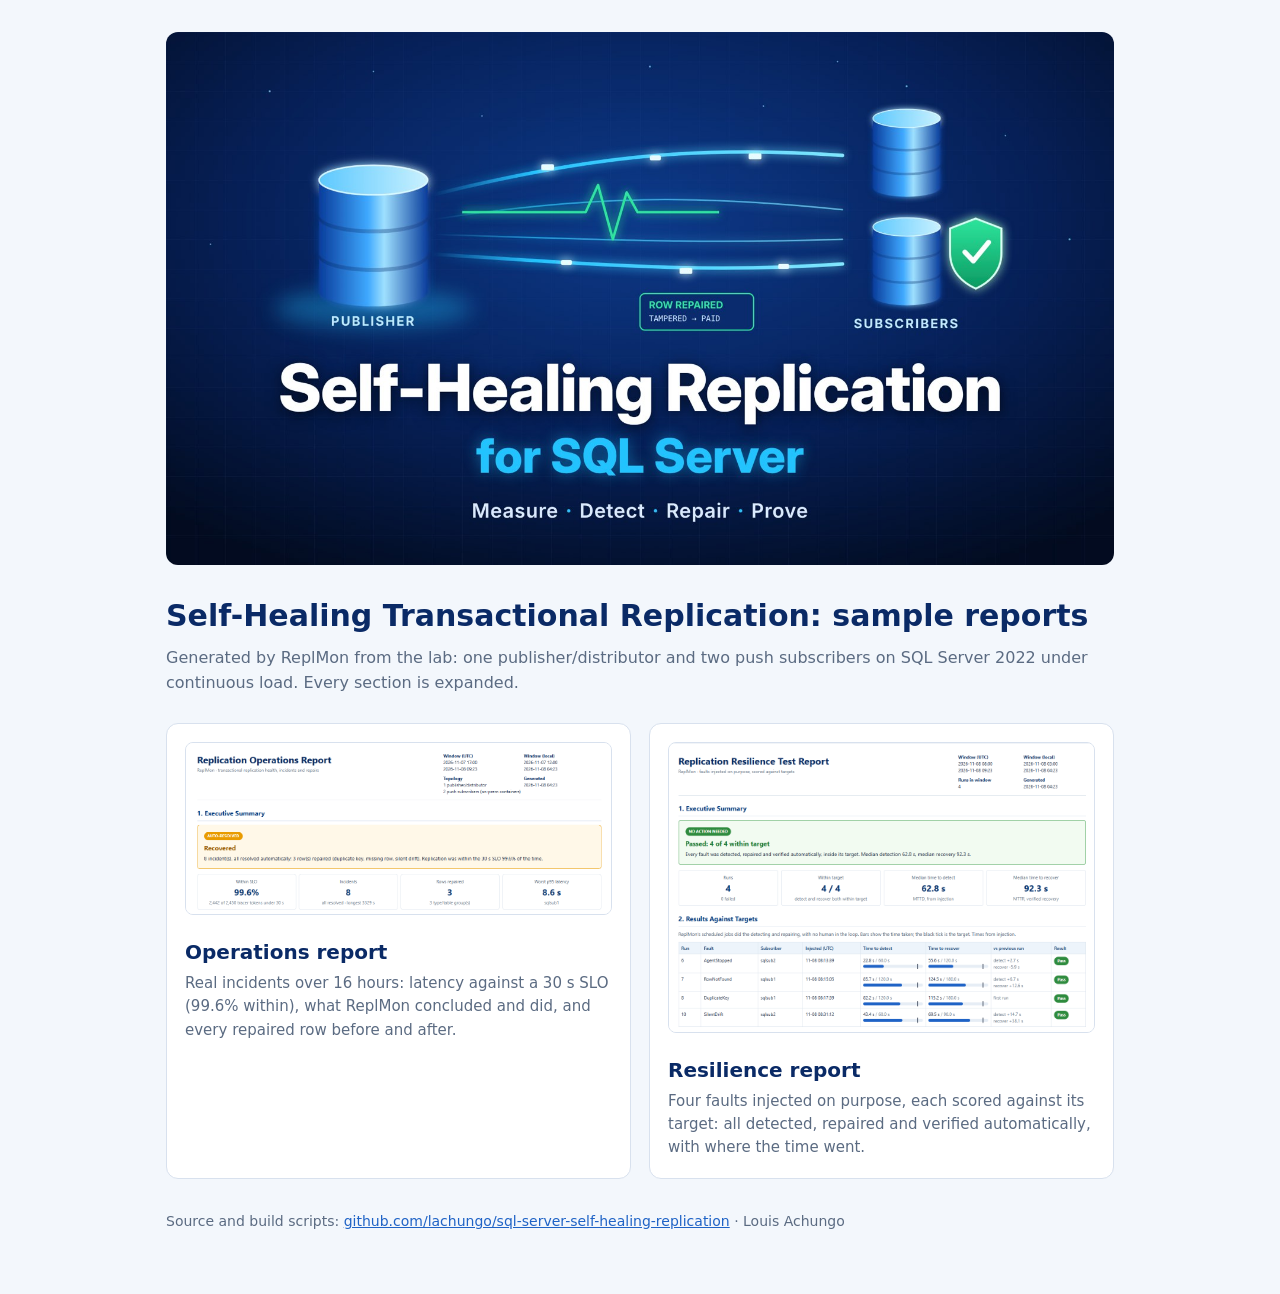
<file: docs/index.html>
<!doctype html>
<html lang="en">
<head>
<meta charset="utf-8">
<meta name="viewport" content="width=device-width, initial-scale=1">
<title>Self-Healing Replication Reports</title>
<style>
  :root { --navy: #0a2a66; --text: #18243a; --muted: #5b6b82; --line: #d8e1ee; --bg: #f3f7fc; --card: #fff; --accent: #1f63c6; }
  @media (prefers-color-scheme: dark) {
    :root:not([data-theme="light"]) { --navy: #9cc2ff; --text: #e6edf7; --muted: #a3b1c6; --line: #2a3a55; --bg: #0b1424; --card: #121e33; --accent: #6aa8ff; }
  }
  * { box-sizing: border-box; }
  body { margin: 0; background: var(--bg); color: var(--text); font: 16px/1.55 "Segoe UI", Inter, system-ui, sans-serif; }
  .page { max-width: 980px; margin: 0 auto; padding: 32px 16px 48px; }
  .hero { width: 100%; border-radius: 12px; display: block; }
  h1 { color: var(--navy); font-size: 30px; margin: 28px 0 6px; }
  p.lead { color: var(--muted); margin: 0 0 28px; }
  .cards { display: grid; grid-template-columns: repeat(auto-fit, minmax(280px, 1fr)); gap: 18px; }
  a.card { display: block; background: var(--card); border: 1px solid var(--line); border-radius: 12px; padding: 18px; color: inherit; text-decoration: none; }
  a.card:hover { border-color: var(--accent); }
  a.card img { width: 100%; border-radius: 8px; border: 1px solid var(--line); }
  a.card h2 { color: var(--navy); font-size: 20px; margin: 14px 0 4px; }
  a.card p { margin: 0; color: var(--muted); font-size: 15px; }
  .foot { margin-top: 32px; color: var(--muted); font-size: 14px; }
  .foot a { color: var(--accent); }
</style>
</head>
<body>
<main class="page">
  <img class="hero" src="images/banner.jpg" alt="Self-Healing Replication for SQL Server">
  <h1>Self-Healing Transactional Replication: sample reports</h1>
  <p class="lead">Generated by ReplMon from the lab: one publisher/distributor and two push subscribers on SQL Server 2022 under continuous load. Every section is expanded.</p>
  <div class="cards">
    <a class="card" href="operations-report.html">
      <img src="images/operations-report-summary.png" alt="Operations report summary">
      <h2>Operations report</h2>
      <p>Real incidents over 16 hours: latency against a 30 s SLO (99.6% within), what ReplMon concluded and did, and every repaired row before and after.</p>
    </a>
    <a class="card" href="resilience-report.html">
      <img src="images/resilience-report-summary.png" alt="Resilience report summary">
      <h2>Resilience report</h2>
      <p>Four faults injected on purpose, each scored against its target: all detected, repaired and verified automatically, with where the time went.</p>
    </a>
  </div>
  <p class="foot">Source and build scripts: <a href="https://github.com/lachungo/sql-server-self-healing-replication">github.com/lachungo/sql-server-self-healing-replication</a> · Louis Achungo</p>
</main>
</body>
</html>
</file>
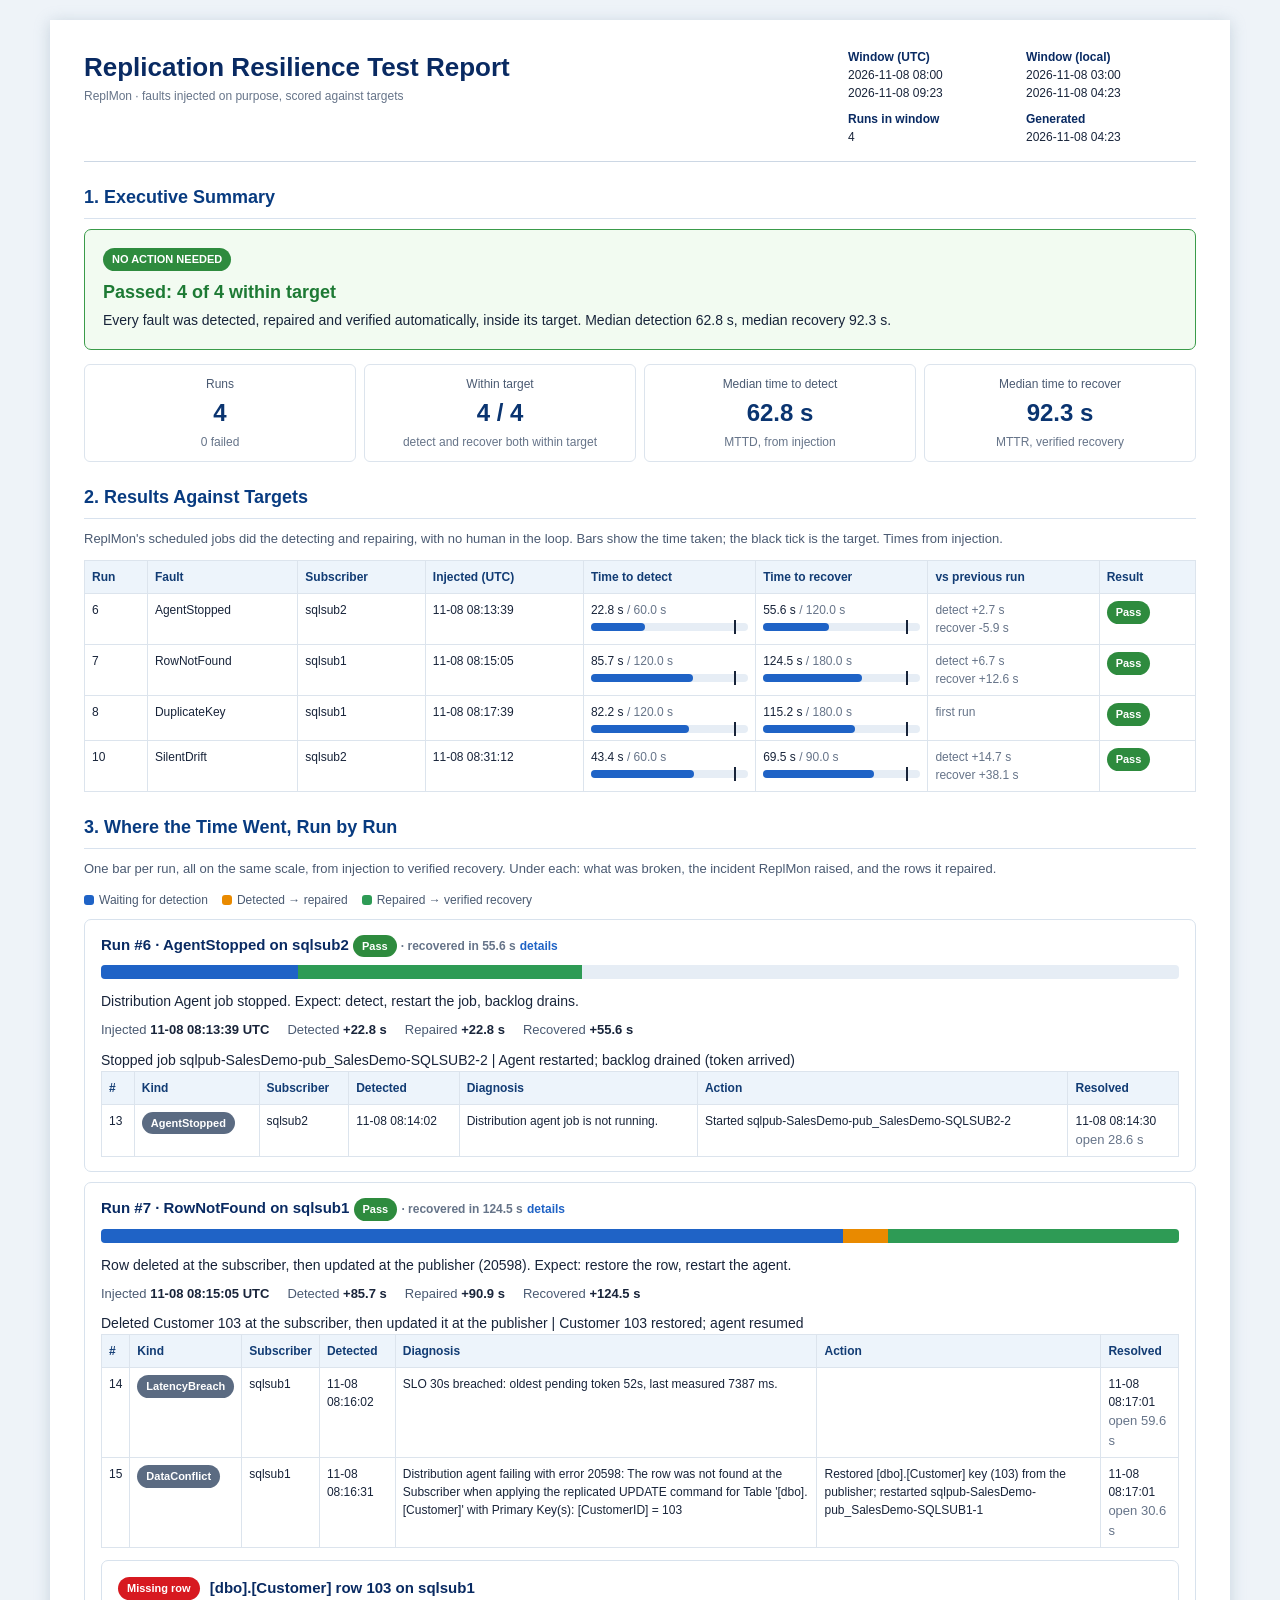
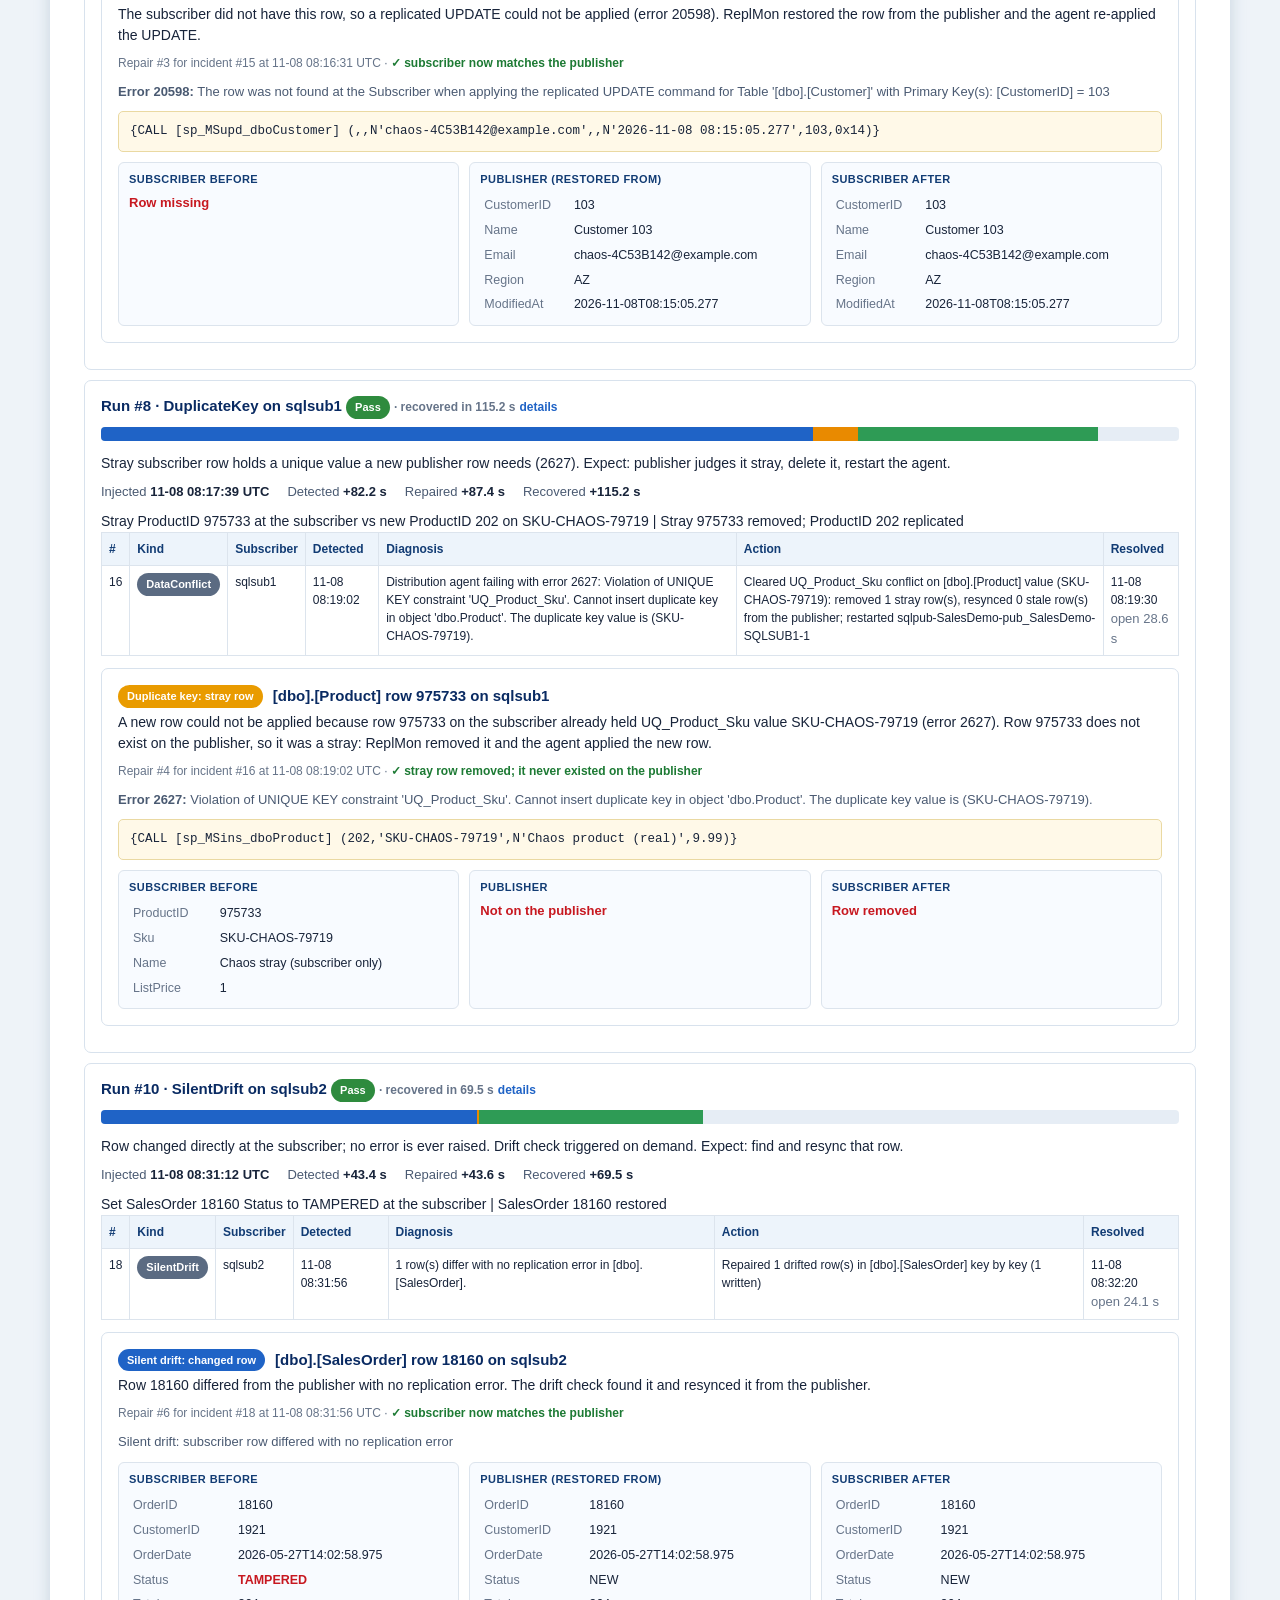
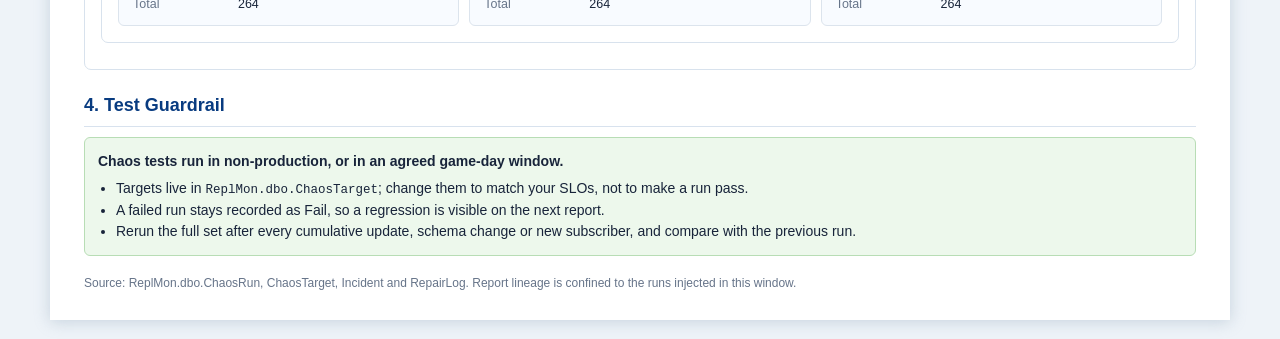
<file: docs/resilience-report.html>
<!doctype html>
<html lang="en">
<head>
<meta charset="utf-8">
<meta name="viewport" content="width=device-width, initial-scale=1">
<title>Replication Resilience Report</title>
<style>
/* report-base.css: shared look for the ReplMon reports, matched to the RCA Toolkit report style */
  :root {
    --page-bg: #eef3f8; --surface: #f8fbff; --card: #ffffff; --border: #dce4ed; --rule: #d8e2ee;
    --text-primary: #18243a; --text-secondary: #4a5a72; --text-muted: #667489; --grid: #e6edf5;
    --navy: #092a62; --navy-2: #083b80; --navy-3: #0a3470; --th-bg: #edf4fb; --th-ink: #123c74;
    --series-1: #1f63c6; --series-2: #e98a00; --series-3: #2e9b55;
    --good: #1d7a34; --slo: #8a97ab; --critical: #c71820;
  }
  * { box-sizing: border-box; }
  body { margin: 0; background: var(--page-bg); color: var(--text-primary); font: 14px/1.5 "Segoe UI", Arial, sans-serif; }
  .page { max-width: 1180px; margin: 20px auto; background: var(--card); padding: 28px 34px; box-shadow: 0 2px 15px #7893aa55; }
  .head { display: flex; justify-content: space-between; gap: 25px; border-bottom: 1px solid #ccd7e4; padding-bottom: 15px; }
  .head h1 { margin: 0; color: var(--navy); font-size: 26px; }
  .head .meta { display: grid; grid-template-columns: repeat(2, minmax(170px, 1fr)); gap: 8px; font-size: 12px; }
  .head .meta b { display: block; color: var(--navy); }
  .muted { color: var(--text-muted); font-size: 12px; }
  .section { margin-top: 22px; }
  .section h2 { color: var(--navy-2); font-size: 18px; border-bottom: 1px solid var(--rule); padding-bottom: 7px; margin: 0 0 10px; }
  .section > p { color: var(--text-secondary); margin: 0 0 12px; font-size: 13px; }

  /* executive summary hero, like the RCA "hero" box */
  .verdict { border: 1px solid; border-radius: 7px; padding: 18px; margin-bottom: 14px; }
  .verdict.good { border-color: #3a9b4a; background: #f2fbf1; }
  .verdict.warn { border-color: #e99b00; background: #fff8e8; }
  .verdict.bad  { border-color: #e54747; background: #fff5f5; }
  .verdict .vt { font-size: 18px; font-weight: 700; margin: 8px 0 4px; }
  .verdict.good .vt { color: var(--good); } .verdict.warn .vt { color: #9a5a00; } .verdict.bad .vt { color: var(--critical); }
  .verdict .vx { color: var(--text-primary); }

  /* fact tiles, like the RCA "facts" grid */
  .tiles { display: grid; grid-template-columns: repeat(auto-fit, minmax(200px, 1fr)); gap: 8px; margin: 12px 0; }
  .tile { border: 1px solid var(--border); border-radius: 6px; padding: 10px 12px; text-align: center; background: var(--card); }
  .tile .who { color: var(--text-secondary); font-size: 12px; display: flex; justify-content: center; align-items: center; gap: 6px; }
  .tile .big { display: block; color: var(--navy-3); font-size: 24px; font-weight: 700; margin: 2px 0; font-variant-numeric: tabular-nums; }
  .tile .meta { color: var(--text-muted); font-size: 12px; font-variant-numeric: tabular-nums; }
  .swatch { width: 10px; height: 10px; border-radius: 3px; flex: none; }

  .chart { position: relative; height: 320px; }
  .chart.short { height: 200px; }
  .scroll { overflow-x: auto; }
  table { width: 100%; border-collapse: collapse; font-size: 12px; font-variant-numeric: tabular-nums; }
  th { background: var(--th-bg); color: var(--th-ink); text-align: left; font-weight: 600; }
  th, td { padding: 7px; border: 1px solid var(--border); vertical-align: top; }
  td.num, th.num { text-align: right; }
  .ok { color: var(--good); font-weight: 600; }
  .open { color: var(--critical); font-weight: 600; }
  .empty { color: var(--text-muted); font-size: 13px; }
  .note { background: #eef6ff; border: 1px solid #c9ddf4; padding: 10px 11px; border-radius: 5px; font-size: 13px; margin-top: 10px; }
  .note:empty { display: none; }
  .guard { background: #edf8ec; border: 1px solid #b8ddb5; padding: 13px; border-radius: 6px; }
  .guard ul { margin: 6px 0 0 18px; padding: 0; }
  footer { margin-top: 18px; }

  /* filled pills, like the RCA PRIMARY / CONTRIBUTING pills */
  .kind { display: inline-block; padding: 3px 9px; border-radius: 12px; color: #fff; font-weight: 700; font-size: 11px;
          background: #5b6b82; white-space: nowrap; }
  .kind.missing-row, .kind.fail, .kind.bad { background: #d71920; }
  .kind.dup, .kind.slow, .kind.warn { background: #e99b00; }
  .kind.drift { background: #1f63c6; }
  .kind.pass, .kind.good { background: #2e8b3e; }
  .summary { margin-bottom: 12px; display: flex; gap: 6px; flex-wrap: wrap; }

  /* repair evidence, like the RCA "transaction" blocks */
  .repair { border: 1px solid #d8e2ed; border-radius: 7px; padding: 16px; margin: 12px 0; background: var(--card); }
  .repair h3 { font-size: 15px; margin: 0 0 6px; color: var(--navy); }
  .repair h3 .kind { margin-right: 6px; vertical-align: 1px; }
  .repair .say { font-size: 14px; margin: 4px 0 8px; }
  .repair .meta { color: var(--text-muted); font-size: 12px; margin-bottom: 10px; }
  .repair .err { font-size: 13px; color: var(--text-secondary); margin-bottom: 10px; }
  code, .cmd { font-family: Consolas, ui-monospace, monospace; font-size: 12.5px; }
  .cmd { white-space: pre-wrap; word-break: break-word; background: #fff9e8; border: 1px solid #ead9a2; padding: 10px 11px;
         border-radius: 5px; margin-bottom: 10px; }
  .rows { display: grid; grid-template-columns: repeat(auto-fit, minmax(220px, 1fr)); gap: 10px; }
  .rowbox { border: 1px solid var(--border); border-radius: 6px; padding: 8px 10px; background: var(--surface); }
  .rowbox h4 { margin: 0 0 6px; font-size: 11px; color: var(--th-ink); font-weight: 700; text-transform: uppercase; letter-spacing: .04em; }
  .rowbox table td { padding: 3px 4px; border: 0; font-size: 12.5px; }
  .rowbox table td:first-child { color: var(--text-muted); white-space: nowrap; }
  .missing { color: var(--critical); font-weight: 700; font-size: 13px; }
  .changed { font-weight: 700; color: var(--critical); }
  .say { font-size: 14px; margin: 4px 0 8px; }

  /* collapsible detail */
  details > summary { cursor: pointer; color: var(--series-1); font-weight: 600; font-size: 13px; margin: 10px 0; }
  details[open] > summary { margin-bottom: 12px; }
  .more { color: var(--series-1); font-size: 12px; font-weight: 600; }

  /* resilience runs */
  .run { border: 1px solid #d8e2ed; border-radius: 7px; padding: 14px 16px; margin: 10px 0; }
  .run > summary { color: var(--text-primary); font-weight: 400; list-style: none; margin: 0; }
  .run > summary::-webkit-details-marker { display: none; }
  .run h3 { font-size: 15px; margin: 0 0 4px; color: var(--navy); }
  .timeline { display: flex; flex-wrap: wrap; gap: 6px 18px; font-size: 13px; color: var(--text-secondary); margin: 6px 0 10px; font-variant-numeric: tabular-nums; }
  .timeline b { color: var(--text-primary); font-weight: 600; }
  .phase { display: flex; height: 14px; border-radius: 4px; overflow: hidden; background: var(--grid); margin: 8px 0 4px; }
  .phase span { height: 100%; }
  .ph-wait { background: var(--series-1); } .ph-fix { background: var(--series-2); } .ph-catch { background: var(--series-3); }
  .legend { display: flex; gap: 14px; flex-wrap: wrap; font-size: 12px; color: var(--text-secondary); margin-bottom: 8px; }
  .legend i { display: inline-block; width: 10px; height: 10px; border-radius: 3px; margin-right: 5px; vertical-align: -1px; }

  @media (max-width: 850px) {
    .page { margin: 0; padding: 20px 16px; box-shadow: none; }
    .head { display: block; } .head .meta { margin-top: 12px; }
  }
  @media print { body { background: #fff; } .page { box-shadow: none; margin: 0; } }

  td.res { white-space: nowrap; }
  .vs { color: var(--text-muted); font-size: 12px; }
  .bar { position: relative; height: 8px; background: var(--grid); border-radius: 4px; margin-top: 4px; min-width: 90px; }
  .bar span { position: absolute; left: 0; top: 0; bottom: 0; border-radius: 4px; background: var(--series-1); }
  .bar span.over { background: var(--critical); }
  .bar i { position: absolute; top: -3px; bottom: -3px; width: 2px; background: var(--text-primary); }
  @media (max-width: 560px) { th:nth-child(4), td:nth-child(4), th:nth-child(7), td:nth-child(7) { display: none; } }
</style>
</head>
<body>
<main class="page">
  <header class="head">
    <div><h1>Replication Resilience Test Report</h1><div class="muted">ReplMon · faults injected on purpose, scored against targets</div></div>
    <div class="meta" id="meta"></div>
  </header>

  <section class="section">
    <h2>1. Executive Summary</h2>
    <div id="verdict"></div>
    <div class="tiles" id="tiles"></div>
  </section>

  <section class="section">
    <h2>2. Results Against Targets</h2>
    <p>ReplMon's scheduled jobs did the detecting and repairing, with no human in the loop. Bars show the time taken; the black tick is the target. Times from injection.</p>
    <div class="scroll">
    <table>
      <thead><tr><th>Run</th><th>Fault</th><th>Subscriber</th><th>Injected (UTC)</th><th>Time to detect</th><th>Time to recover</th><th>vs previous run</th><th>Result</th></tr></thead>
      <tbody id="results"></tbody>
    </table>
    </div>
  </section>

  <section class="section">
    <h2>3. Where the Time Went, Run by Run</h2>
    <p>One bar per run, all on the same scale, from injection to verified recovery. Under each: what was broken, the incident ReplMon raised, and the rows it repaired.</p>
    <div class="legend"><span><i class="ph-wait"></i>Waiting for detection</span><span><i class="ph-fix"></i>Detected → repaired</span><span><i class="ph-catch"></i>Repaired → verified recovery</span></div>
    <div id="runs"></div>
  </section>

  <section class="section">
    <h2>4. Test Guardrail</h2>
    <div class="guard"><b>Chaos tests run in non-production, or in an agreed game-day window.</b>
      <ul>
        <li>Targets live in <code>ReplMon.dbo.ChaosTarget</code>; change them to match your SLOs, not to make a run pass.</li>
        <li>A failed run stays recorded as Fail, so a regression is visible on the next report.</li>
        <li>Rerun the full set after every cumulative update, schema change or new subscriber, and compare with the previous run.</li>
      </ul>
    </div>
  </section>

  <footer class="muted" id="foot"></footer>
</main>
<script>
const DATA = {"window":{"fromLocal":"2026-11-08 03:00","toLocal":"2026-11-08 04:23","fromUtc":"2026-11-08 08:00","toUtc":"2026-11-08 09:23"},"runs":[{"id":6,"scenario":"AgentStopped","sub":"sqlsub2","injected":"2026-11-08 08:13:39.440","detectSec":22.8,"repairSec":22.8,"recoverSec":55.6,"prevDetect":20.1,"prevRecover":61.5,"detectTarget":60,"recoverTarget":120,"description":"Distribution Agent job stopped. Expect: detect, restart the job, backlog drains.","notes":"Stopped job sqlpub-SalesDemo-pub_SalesDemo-SQLSUB2-2 | Agent restarted; backlog drained (token arrived)","result":"Passed"},{"id":7,"scenario":"RowNotFound","sub":"sqlsub1","injected":"2026-11-08 08:15:05.280","detectSec":85.7,"repairSec":90.9,"recoverSec":124.5,"prevDetect":79.0,"prevRecover":111.9,"detectTarget":120,"recoverTarget":180,"description":"Row deleted at the subscriber, then updated at the publisher (20598). Expect: restore the row, restart the agent.","notes":"Deleted Customer 103 at the subscriber, then updated it at the publisher | Customer 103 restored; agent resumed","result":"Passed"},{"id":8,"scenario":"DuplicateKey","sub":"sqlsub1","injected":"2026-11-08 08:17:39.950","detectSec":82.2,"repairSec":87.4,"recoverSec":115.2,"prevDetect":null,"prevRecover":null,"detectTarget":120,"recoverTarget":180,"description":"Stray subscriber row holds a unique value a new publisher row needs (2627). Expect: publisher judges it stray, delete it, restart the agent.","notes":"Stray ProductID 975733 at the subscriber vs new ProductID 202 on SKU-CHAOS-79719 | Stray 975733 removed; ProductID 202 replicated","result":"Passed"},{"id":10,"scenario":"SilentDrift","sub":"sqlsub2","injected":"2026-11-08 08:31:12.873","detectSec":43.4,"repairSec":43.6,"recoverSec":69.5,"prevDetect":28.7,"prevRecover":31.4,"detectTarget":60,"recoverTarget":90,"description":"Row changed directly at the subscriber; no error is ever raised. Drift check triggered on demand. Expect: find and resync that row.","notes":"Set SalesOrder 18160 Status to TAMPERED at the subscriber | SalesOrder 18160 restored","result":"Passed"}],"incidents":[{"id":13,"kind":"AgentStopped","sub":"sqlsub2","detected":"2026-11-08 08:14:02.197","diagnosis":"Distribution agent job is not running.","action":"Started sqlpub-SalesDemo-pub_SalesDemo-SQLSUB2-2","actionAt":"2026-11-08 08:14:02.220","resolved":"2026-11-08 08:14:30.843","openSec":28.646000,"runId":6},{"id":14,"kind":"LatencyBreach","sub":"sqlsub1","detected":"2026-11-08 08:16:02.087","diagnosis":"SLO 30s breached: oldest pending token 52s, last measured 7387 ms.","action":null,"actionAt":null,"resolved":"2026-11-08 08:17:01.650","openSec":59.563000,"runId":7},{"id":15,"kind":"DataConflict","sub":"sqlsub1","detected":"2026-11-08 08:16:31.007","diagnosis":"Distribution agent failing with error 20598: The row was not found at the Subscriber when applying the replicated UPDATE command for Table '[dbo].[Customer]' with Primary Key(s): [CustomerID] = 103","action":"Restored [dbo].[Customer] key (103) from the publisher; restarted sqlpub-SalesDemo-pub_SalesDemo-SQLSUB1-1","actionAt":"2026-11-08 08:16:36.203","resolved":"2026-11-08 08:17:01.643","openSec":30.636000,"runId":7},{"id":16,"kind":"DataConflict","sub":"sqlsub1","detected":"2026-11-08 08:19:02.183","diagnosis":"Distribution agent failing with error 2627: Violation of UNIQUE KEY constraint 'UQ_Product_Sku'. Cannot insert duplicate key in object 'dbo.Product'. The duplicate key value is (SKU-CHAOS-79719).","action":"Cleared UQ_Product_Sku conflict on [dbo].[Product] value (SKU-CHAOS-79719): removed 1 stray row(s), resynced 0 stale row(s) from the publisher; restarted sqlpub-SalesDemo-pub_SalesDemo-SQLSUB1-1","actionAt":"2026-11-08 08:19:07.340","resolved":"2026-11-08 08:19:30.830","openSec":28.647000,"runId":8},{"id":18,"kind":"SilentDrift","sub":"sqlsub2","detected":"2026-11-08 08:31:56.300","diagnosis":"1 row(s) differ with no replication error in [dbo].[SalesOrder].","action":"Repaired 1 drifted row(s) in [dbo].[SalesOrder] key by key (1 written)","actionAt":"2026-11-08 08:31:56.467","resolved":"2026-11-08 08:32:20.367","openSec":24.067000,"runId":10}],"repairs":[{"id":3,"incident":15,"at":"2026-11-08 08:16:31.173","sub":"sqlsub1","table":"[dbo].[Customer]","key":"103","mode":"sync","errCode":"20598","errText":"The row was not found at the Subscriber when applying the replicated UPDATE command for Table '[dbo].[Customer]' with Primary Key(s): [CustomerID] = 103","command":"{CALL [sp_MSupd_dboCustomer] (,,N'chaos-4C53B142@example.com',,N'2026-11-08 08:15:05.277',103,0x14)}","before":null,"pub":"{\"CustomerID\":103,\"Name\":\"Customer 103\",\"Email\":\"chaos-4C53B142@example.com\",\"Region\":\"AZ\",\"ModifiedAt\":\"2026-11-08T08:15:05.277\"}","after":"{\"CustomerID\":103,\"Name\":\"Customer 103\",\"Email\":\"chaos-4C53B142@example.com\",\"Region\":\"AZ\",\"ModifiedAt\":\"2026-11-08T08:15:05.277\"}","runId":7},{"id":4,"incident":16,"at":"2026-11-08 08:19:02.307","sub":"sqlsub1","table":"[dbo].[Product]","key":"975733","mode":"delete","errCode":"2627","errText":"Violation of UNIQUE KEY constraint 'UQ_Product_Sku'. Cannot insert duplicate key in object 'dbo.Product'. The duplicate key value is (SKU-CHAOS-79719).","command":"{CALL [sp_MSins_dboProduct] (202,'SKU-CHAOS-79719',N'Chaos product (real)',9.99)}","before":"{\"ProductID\":975733,\"Sku\":\"SKU-CHAOS-79719\",\"Name\":\"Chaos stray (subscriber only)\",\"ListPrice\":1.00}","pub":null,"after":null,"runId":8},{"id":6,"incident":18,"at":"2026-11-08 08:31:56.460","sub":"sqlsub2","table":"[dbo].[SalesOrder]","key":"18160","mode":"sync","errCode":null,"errText":"Silent drift: subscriber row differed with no replication error","command":null,"before":"{\"OrderID\":18160,\"CustomerID\":1921,\"OrderDate\":\"2026-05-27T14:02:58.975\",\"Status\":\"TAMPERED\",\"Total\":264.00}","pub":"{\"OrderID\":18160,\"CustomerID\":1921,\"OrderDate\":\"2026-05-27T14:02:58.975\",\"Status\":\"NEW\",\"Total\":264.00}","after":"{\"OrderID\":18160,\"CustomerID\":1921,\"OrderDate\":\"2026-05-27T14:02:58.975\",\"Status\":\"NEW\",\"Total\":264.00}","runId":10}],"expand":true,"built":"2026-11-08 04:23"};
/* report-common.js: shared by the operations and resilience reports (inlined at build time) */
const css = n => getComputedStyle(document.documentElement).getPropertyValue(n).trim();
const fmt = ms => ms >= 1000 ? (ms / 1000).toFixed(1) + ' s' : Math.round(ms) + ' ms';
const slot = i => `--series-${i + 1}`;
const esc = v => String(v ?? '').replace(/[&<>"']/g, c => ({ '&': '&amp;', '<': '&lt;', '>': '&gt;', '"': '&quot;', "'": '&#39;' }[c]));
const t = v => v ? esc(String(v).slice(5, 19)) : '';   // MM-DD HH:MM:SS

const parse = j => { try { return j ? JSON.parse(j) : null; } catch { return null; } };
function rowBox(title, row, compareTo, emptyText = 'Row missing') {
  if (!row) return `<div class="rowbox"><h4>${title}</h4><div class="missing">${emptyText}</div></div>`;
  const cells = Object.entries(row).map(([k, v]) => {
    const diff = compareTo && JSON.stringify(compareTo[k]) !== JSON.stringify(v);
    return `<tr><td>${esc(k)}</td><td class="${diff ? 'changed' : ''}">${esc(v)}</td></tr>`;
  }).join('');
  return `<div class="rowbox"><h4>${title}</h4><table>${cells}</table></div>`;
}
// Plain-English classification of each repair: what kind of problem it was, and what was done
function classify(r) {
  const txt = r.errText || '';
  const val = (txt.match(/duplicate key value is \((.*)\)/) || [])[1];
  const uq = (txt.match(/UNIQUE KEY constraint '([^']+)'/) || txt.match(/unique index '([^']+)'/) || [])[1];
  if (r.errCode === '20598')
    return { type: 'Missing row', cls: 'missing-row',
      say: `The subscriber did not have this row, so a replicated UPDATE could not be applied (error 20598). ReplMon restored the row from the publisher and the agent re-applied the UPDATE.` };
  if ((r.errCode === '2627' || r.errCode === '2601') && uq)
    return r.mode === 'delete'
      ? { type: 'Duplicate key: stray row', cls: 'dup',
          say: `A new row could not be applied because row ${r.key} on the subscriber already held ${uq} value ${val ?? ''} (error ${r.errCode}). Row ${r.key} does not exist on the publisher, so it was a stray: ReplMon removed it and the agent applied the new row.` }
      : { type: 'Duplicate key: stale row', cls: 'dup',
          say: `Row ${r.key} on the subscriber held an out-of-date ${uq} value ${val ?? ''} that blocked a new value (error ${r.errCode}). ReplMon resynced it from the publisher and the agent re-applied the change.` };
  if (r.errCode === '2627' || r.errCode === '2601')
    return { type: 'Duplicate key: primary key', cls: 'dup',
      say: `A replicated INSERT found key ${r.key} already on the subscriber (error ${r.errCode}). ReplMon removed the stale copy so the agent could insert the publisher's version.` };
  return r.mode === 'delete'
    ? { type: 'Silent drift: extra row', cls: 'drift',
        say: `Row ${r.key} existed only on the subscriber and no replication error had reported it. The drift check found it and removed it.` }
    : { type: 'Silent drift: changed row', cls: 'drift',
        say: `Row ${r.key} differed from the publisher with no replication error. The drift check found it and resynced it from the publisher.` };
}
function renderRepairs(repairs, showSummary = true) {
  const kinds = repairs.map(classify);
const counts = kinds.reduce((m, k) => (m[k.type] = (m[k.type] || 0) + 1, m), {});
  return repairs.length
  ? (showSummary ? `<div class="summary">${Object.entries(counts).map(([k, n]) => `<span class="kind">${esc(k)} · ${n}</span>`).join(' ')}</div>` : '') +
    repairs.map((r, idx) => {
  const c = kinds[idx];
  const before = parse(r.before), pub = parse(r.pub), after = parse(r.after);
  const removed = r.mode === 'delete';
  const verdict = removed
    ? (pub ? 'stale copy removed; the agent re-applies the publisher\'s row' : '<span class="ok">&#10003; stray row removed; it never existed on the publisher</span>')
    : (after && pub && JSON.stringify(after) === JSON.stringify(pub)
        ? '<span class="ok">&#10003; subscriber now matches the publisher</span>'
        : '<span class="open">check: after differs from publisher</span>');
  return `<div class="repair">
    <h3><span class="kind ${c.cls}">${esc(c.type)}</span> ${esc(r.table)} row ${esc(r.key)} on ${esc(r.sub)}</h3>
    <div class="say">${esc(c.say)}</div>
    <div class="meta">Repair #${r.id}${r.incident ? ` for incident #${r.incident}` : ''} at ${t(r.at)} UTC · ${verdict}</div>
    ${r.errText ? `<div class="err">${r.errCode ? `<b>Error ${esc(r.errCode)}:</b> ` : ''}${esc(r.errText)}</div>` : ''}
    ${r.command ? `<div class="cmd">${esc(r.command)}</div>` : ''}
    <div class="rows">
      ${rowBox('Subscriber before', before, pub, 'Row missing')}
      ${rowBox(removed ? 'Publisher' : 'Publisher (restored from)', pub, null, 'Not on the publisher')}
      ${rowBox('Subscriber after', after, pub, removed ? 'Row removed' : 'Row missing')}
    </div></div>`;
}).join('') : '<div class="empty">No rows were repaired.</div>';
}


function renderIncidentRows(incidents, emptyText) {
  return incidents.length ? incidents.map(i => `
  <tr><td>${i.id}</td><td><span class="kind">${esc(i.kind)}</span></td><td>${esc(i.sub)}</td>
  <td>${t(i.detected)}</td><td>${esc(i.diagnosis)}</td><td>${esc(i.action ?? '')}</td>
  <td>${i.resolved ? `${t(i.resolved)}<br><span class="empty">open ${Number(i.openSec).toFixed(1)} s</span>`
                   : '<span class="open">still open</span>'}</td></tr>`).join('')
  : `<tr><td colspan="7" class="empty">${esc(emptyText)}</td></tr>`;
}

// Executive-summary hero, in the RCA report style: severity pill, headline, one sentence
function banner(level, title, text) {
  const pill = { good: 'NO ACTION NEEDED', warn: 'AUTO-RESOLVED', bad: 'ACTION NEEDED' }[level] || '';
  return `<div class="verdict ${level}"><span class="kind ${level}">${pill}</span><div class="vt">${esc(title)}</div><div class="vx">${esc(text)}</div></div>`;
}
// Header metadata block
function renderMeta(pairs) {
  return pairs.map(([k, v]) => `<div><b>${esc(k)}</b>${v}</div>`).join('');
}
// Details are open unless the report was built with -Collapsed
function applyExpand() {
  if (DATA.expand === false) return;
  document.querySelectorAll('details').forEach(d => d.open = true);
}
const pct = v => v == null ? '—' : `${(Math.floor(v * 1000) / 10).toFixed(1)}%`;


const sec = v => v == null ? '—' : `${Number(v).toFixed(1)} s`;
const median = a => { const s = a.filter(v => v != null).sort((x, y) => x - y); if (!s.length) return null;
  const m = Math.floor(s.length / 2); return s.length % 2 ? s[m] : (s[m - 1] + s[m]) / 2; };

function score(r) {
  if (r.result === 'Failed')  return { label: 'Fail', cls: 'fail' };
  if (r.result === 'Running') return { label: 'Running', cls: '' };
  const late = (r.detectTarget != null && r.detectSec > r.detectTarget) || (r.recoverTarget != null && r.recoverSec > r.recoverTarget);
  return late ? { label: 'Pass, over target', cls: 'slow' } : { label: 'Pass', cls: 'pass' };
}
function bar(v, target) {
  if (v == null) return '';
  const max = Math.max(v, target ?? 0) * 1.1 || 1;
  return `<div class="bar"><span class="${target != null && v > target ? 'over' : ''}" style="width:${(v / max * 100).toFixed(1)}%"></span>` +
         (target != null ? `<i style="left:${(target / max * 100).toFixed(1)}%"></i>` : '') + '</div>';
}
function delta(now, prev) {
  if (now == null || prev == null) return '';
  const d = now - prev;
  return `${d > 0 ? '+' : ''}${d.toFixed(1)} s`;
}

document.getElementById('meta').innerHTML = renderMeta([
  ['Window (UTC)', `${esc(DATA.window.fromUtc)}<br>${esc(DATA.window.toUtc)}`],
  ['Window (local)', `${esc(DATA.window.fromLocal)}<br>${esc(DATA.window.toLocal)}`],
  ['Runs in window', String(DATA.runs.length)],
  ['Generated', esc(DATA.built)],
]);

const scored = DATA.runs.map(r => ({ ...r, s: score(r) }));
const passed = scored.filter(r => r.s.cls === 'pass').length;
const failed = scored.filter(r => r.s.cls === 'fail').length;
const over = scored.filter(r => r.s.cls === 'slow');
document.getElementById('verdict').innerHTML = !scored.length ? '' :
  failed ? banner('bad', `Failed: ${failed} of ${scored.length} runs`,
                  `Not recovered: ${scored.filter(r => r.s.cls === 'fail').map(r => `${r.scenario} on ${r.sub}`).join(', ')}. Open those runs below.`)
  : over.length ? banner('warn', `Recovered, ${over.length} over target`,
                  `All ${scored.length} faults were repaired automatically; ${over.map(r => `${r.scenario} on ${r.sub}`).join(', ')} took longer than its target.`)
  : banner('good', `Passed: ${scored.length} of ${scored.length} within target`,
           `Every fault was detected, repaired and verified automatically, inside its target. Median detection ${sec(median(scored.map(r => r.detectSec)))}, median recovery ${sec(median(scored.map(r => r.recoverSec)))}.`);
document.getElementById('tiles').innerHTML = [
  ['Runs', String(scored.length), `${failed} failed`],
  ['Within target', `${passed} / ${scored.length}`, 'detect and recover both within target'],
  ['Median time to detect', sec(median(scored.map(r => r.detectSec))), 'MTTD, from injection'],
  ['Median time to recover', sec(median(scored.map(r => r.recoverSec))), 'MTTR, verified recovery'],
].map(([who, big, meta]) => `<div class="tile"><div class="who">${esc(who)}</div><div class="big">${esc(big)}</div><div class="meta">${esc(meta)}</div></div>`).join('');

document.getElementById('results').innerHTML = scored.length ? scored.map(r => `
  <tr><td>${r.id}</td><td>${esc(r.scenario)}</td><td>${esc(r.sub)}</td><td>${t(r.injected)}</td>
  <td>${sec(r.detectSec)} <span class="vs">/ ${sec(r.detectTarget)}</span>${bar(r.detectSec, r.detectTarget)}</td>
  <td>${sec(r.recoverSec)} <span class="vs">/ ${sec(r.recoverTarget)}</span>${bar(r.recoverSec, r.recoverTarget)}</td>
  <td class="vs">${delta(r.detectSec, r.prevDetect) ? `detect ${delta(r.detectSec, r.prevDetect)}<br>recover ${delta(r.recoverSec, r.prevRecover)}` : 'first run'}</td>
  <td class="res"><span class="kind ${r.s.cls}">${esc(r.s.label)}</span></td></tr>`).join('')
  : '<tr><td colspan="8" class="empty">No chaos runs in this window. Run ./chaos/Invoke-ChaosTest.ps1 -Scenario All -TriggerDriftNow</td></tr>';

const scale = Math.max(1, ...scored.map(r => r.recoverSec ?? r.detectTarget ?? 0));
function phases(r) {
  if (r.recoverSec == null) return `<div class="phase" title="Not recovered"><span style="width:100%;background:var(--critical);opacity:.35"></span></div>`;
  const d = r.detectSec ?? 0, f = Math.max((r.repairSec ?? d) - d, 0), c = Math.max(r.recoverSec - (r.repairSec ?? d), 0);
  const w = v => `${(v / scale * 100).toFixed(2)}%`;
  return `<div class="phase" title="detect ${sec(d)} · repair ${sec(f)} · recover ${sec(c)}">` +
         `<span class="ph-wait" style="width:${w(d)}"></span><span class="ph-fix" style="width:${w(f)}"></span><span class="ph-catch" style="width:${w(c)}"></span></div>`;
}
document.getElementById('runs').innerHTML = scored.length ? scored.map(r => {
  const inc = DATA.incidents.filter(i => i.runId === r.id);
  const rep = DATA.repairs.filter(x => x.runId === r.id);
  const step = (label, v) => v == null ? '' : `<span>${label} <b>+${Number(v).toFixed(1)} s</b></span>`;
  return `<details class="run"><summary>
      <h3>Run #${r.id} · ${esc(r.scenario)} on ${esc(r.sub)} <span class="kind ${r.s.cls}">${esc(r.s.label)}</span>
        <span class="vs">· recovered in ${sec(r.recoverSec)}</span> <span class="more">details</span></h3>
      ${phases(r)}
    </summary>
    <div class="say">${esc(r.description ?? '')}</div>
    <div class="timeline"><span>Injected <b>${t(r.injected)} UTC</b></span>${step('Detected', r.detectSec)}${step('Repaired', r.repairSec)}${step('Recovered', r.recoverSec)}</div>
    <div class="err">${esc(r.notes ?? '')}</div>
    ${inc.length ? `<div class="scroll"><table>
      <thead><tr><th>#</th><th>Kind</th><th>Subscriber</th><th>Detected</th><th>Diagnosis</th><th>Action</th><th>Resolved</th></tr></thead>
      <tbody>${renderIncidentRows(inc, '')}</tbody></table></div>` : '<div class="empty">No incident linked to this run.</div>'}
    ${rep.length ? `<div style="margin-top:12px">${renderRepairs(rep, false)}</div>` : ''}
  </details>`;
}).join('') : '<div class="empty">Nothing to show.</div>';

document.getElementById('foot').textContent = 'Source: ReplMon.dbo.ChaosRun, ChaosTarget, Incident and RepairLog. Report lineage is confined to the runs injected in this window.';
applyExpand();
</script>
</body>
</html>
</file>
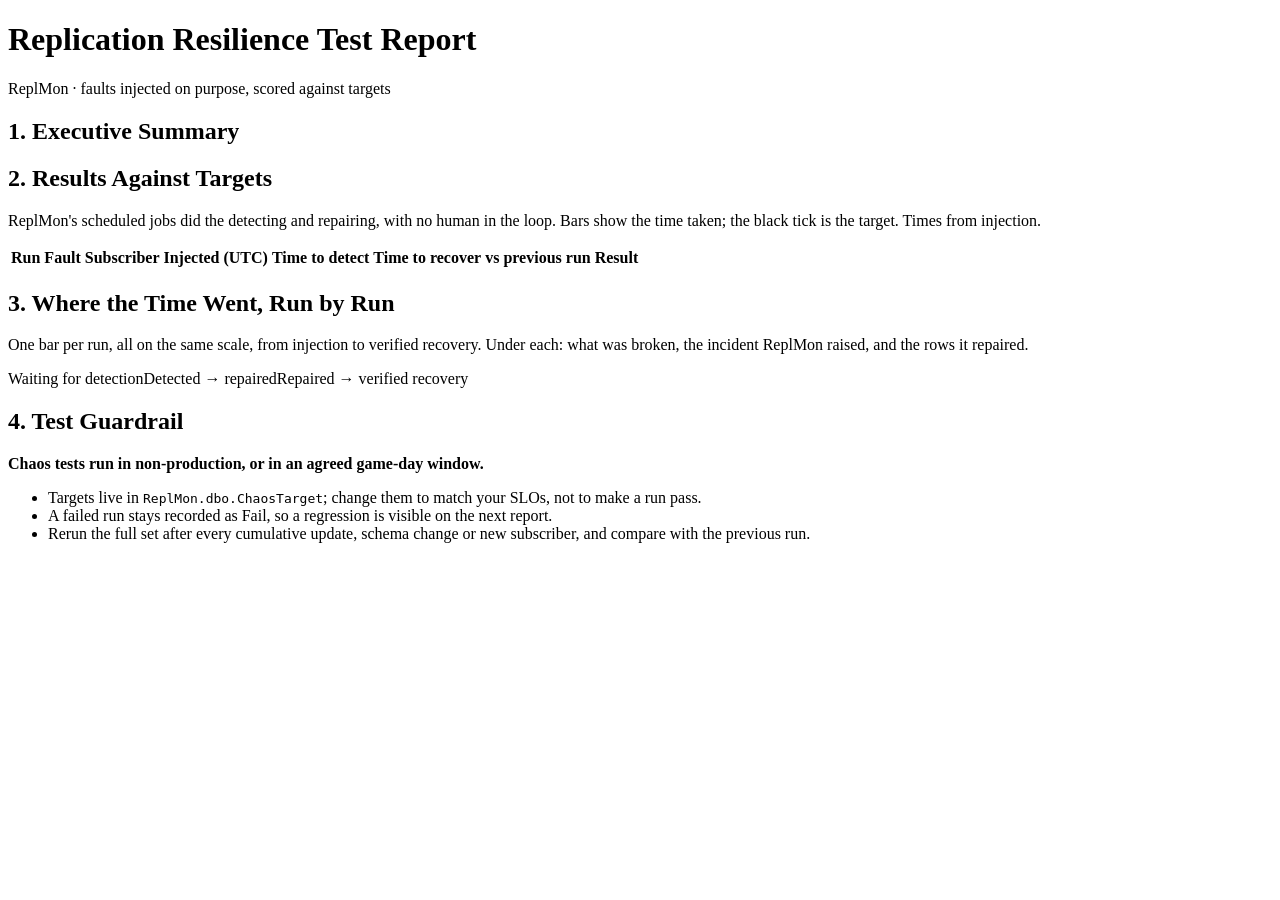
<file: reports/resilience-report.template.html>
<!doctype html>
<html lang="en">
<head>
<meta charset="utf-8">
<meta name="viewport" content="width=device-width, initial-scale=1">
<title>Replication Resilience Report</title>
<style>
/*__BASE_CSS__*/
  td.res { white-space: nowrap; }
  .vs { color: var(--text-muted); font-size: 12px; }
  .bar { position: relative; height: 8px; background: var(--grid); border-radius: 4px; margin-top: 4px; min-width: 90px; }
  .bar span { position: absolute; left: 0; top: 0; bottom: 0; border-radius: 4px; background: var(--series-1); }
  .bar span.over { background: var(--critical); }
  .bar i { position: absolute; top: -3px; bottom: -3px; width: 2px; background: var(--text-primary); }
  @media (max-width: 560px) { th:nth-child(4), td:nth-child(4), th:nth-child(7), td:nth-child(7) { display: none; } }
</style>
</head>
<body>
<main class="page">
  <header class="head">
    <div><h1>Replication Resilience Test Report</h1><div class="muted">ReplMon · faults injected on purpose, scored against targets</div></div>
    <div class="meta" id="meta"></div>
  </header>

  <section class="section">
    <h2>1. Executive Summary</h2>
    <div id="verdict"></div>
    <div class="tiles" id="tiles"></div>
  </section>

  <section class="section">
    <h2>2. Results Against Targets</h2>
    <p>ReplMon's scheduled jobs did the detecting and repairing, with no human in the loop. Bars show the time taken; the black tick is the target. Times from injection.</p>
    <div class="scroll">
    <table>
      <thead><tr><th>Run</th><th>Fault</th><th>Subscriber</th><th>Injected (UTC)</th><th>Time to detect</th><th>Time to recover</th><th>vs previous run</th><th>Result</th></tr></thead>
      <tbody id="results"></tbody>
    </table>
    </div>
  </section>

  <section class="section">
    <h2>3. Where the Time Went, Run by Run</h2>
    <p>One bar per run, all on the same scale, from injection to verified recovery. Under each: what was broken, the incident ReplMon raised, and the rows it repaired.</p>
    <div class="legend"><span><i class="ph-wait"></i>Waiting for detection</span><span><i class="ph-fix"></i>Detected → repaired</span><span><i class="ph-catch"></i>Repaired → verified recovery</span></div>
    <div id="runs"></div>
  </section>

  <section class="section">
    <h2>4. Test Guardrail</h2>
    <div class="guard"><b>Chaos tests run in non-production, or in an agreed game-day window.</b>
      <ul>
        <li>Targets live in <code>ReplMon.dbo.ChaosTarget</code>; change them to match your SLOs, not to make a run pass.</li>
        <li>A failed run stays recorded as Fail, so a regression is visible on the next report.</li>
        <li>Rerun the full set after every cumulative update, schema change or new subscriber, and compare with the previous run.</li>
      </ul>
    </div>
  </section>

  <footer class="muted" id="foot"></footer>
</main>
<script>
const DATA = /*__DATA__*/null;
/*__COMMON_JS__*/

const sec = v => v == null ? '—' : `${Number(v).toFixed(1)} s`;
const median = a => { const s = a.filter(v => v != null).sort((x, y) => x - y); if (!s.length) return null;
  const m = Math.floor(s.length / 2); return s.length % 2 ? s[m] : (s[m - 1] + s[m]) / 2; };

function score(r) {
  if (r.result === 'Failed')  return { label: 'Fail', cls: 'fail' };
  if (r.result === 'Running') return { label: 'Running', cls: '' };
  const late = (r.detectTarget != null && r.detectSec > r.detectTarget) || (r.recoverTarget != null && r.recoverSec > r.recoverTarget);
  return late ? { label: 'Pass, over target', cls: 'slow' } : { label: 'Pass', cls: 'pass' };
}
function bar(v, target) {
  if (v == null) return '';
  const max = Math.max(v, target ?? 0) * 1.1 || 1;
  return `<div class="bar"><span class="${target != null && v > target ? 'over' : ''}" style="width:${(v / max * 100).toFixed(1)}%"></span>` +
         (target != null ? `<i style="left:${(target / max * 100).toFixed(1)}%"></i>` : '') + '</div>';
}
function delta(now, prev) {
  if (now == null || prev == null) return '';
  const d = now - prev;
  return `${d > 0 ? '+' : ''}${d.toFixed(1)} s`;
}

document.getElementById('meta').innerHTML = renderMeta([
  ['Window (UTC)', `${esc(DATA.window.fromUtc)}<br>${esc(DATA.window.toUtc)}`],
  ['Window (local)', `${esc(DATA.window.fromLocal)}<br>${esc(DATA.window.toLocal)}`],
  ['Runs in window', String(DATA.runs.length)],
  ['Generated', esc(DATA.built)],
]);

const scored = DATA.runs.map(r => ({ ...r, s: score(r) }));
const passed = scored.filter(r => r.s.cls === 'pass').length;
const failed = scored.filter(r => r.s.cls === 'fail').length;
const over = scored.filter(r => r.s.cls === 'slow');
document.getElementById('verdict').innerHTML = !scored.length ? '' :
  failed ? banner('bad', `Failed: ${failed} of ${scored.length} runs`,
                  `Not recovered: ${scored.filter(r => r.s.cls === 'fail').map(r => `${r.scenario} on ${r.sub}`).join(', ')}. Open those runs below.`)
  : over.length ? banner('warn', `Recovered, ${over.length} over target`,
                  `All ${scored.length} faults were repaired automatically; ${over.map(r => `${r.scenario} on ${r.sub}`).join(', ')} took longer than its target.`)
  : banner('good', `Passed: ${scored.length} of ${scored.length} within target`,
           `Every fault was detected, repaired and verified automatically, inside its target. Median detection ${sec(median(scored.map(r => r.detectSec)))}, median recovery ${sec(median(scored.map(r => r.recoverSec)))}.`);
document.getElementById('tiles').innerHTML = [
  ['Runs', String(scored.length), `${failed} failed`],
  ['Within target', `${passed} / ${scored.length}`, 'detect and recover both within target'],
  ['Median time to detect', sec(median(scored.map(r => r.detectSec))), 'MTTD, from injection'],
  ['Median time to recover', sec(median(scored.map(r => r.recoverSec))), 'MTTR, verified recovery'],
].map(([who, big, meta]) => `<div class="tile"><div class="who">${esc(who)}</div><div class="big">${esc(big)}</div><div class="meta">${esc(meta)}</div></div>`).join('');

document.getElementById('results').innerHTML = scored.length ? scored.map(r => `
  <tr><td>${r.id}</td><td>${esc(r.scenario)}</td><td>${esc(r.sub)}</td><td>${t(r.injected)}</td>
  <td>${sec(r.detectSec)} <span class="vs">/ ${sec(r.detectTarget)}</span>${bar(r.detectSec, r.detectTarget)}</td>
  <td>${sec(r.recoverSec)} <span class="vs">/ ${sec(r.recoverTarget)}</span>${bar(r.recoverSec, r.recoverTarget)}</td>
  <td class="vs">${delta(r.detectSec, r.prevDetect) ? `detect ${delta(r.detectSec, r.prevDetect)}<br>recover ${delta(r.recoverSec, r.prevRecover)}` : 'first run'}</td>
  <td class="res"><span class="kind ${r.s.cls}">${esc(r.s.label)}</span></td></tr>`).join('')
  : '<tr><td colspan="8" class="empty">No chaos runs in this window. Run ./chaos/Invoke-ChaosTest.ps1 -Scenario All -TriggerDriftNow</td></tr>';

const scale = Math.max(1, ...scored.map(r => r.recoverSec ?? r.detectTarget ?? 0));
function phases(r) {
  if (r.recoverSec == null) return `<div class="phase" title="Not recovered"><span style="width:100%;background:var(--critical);opacity:.35"></span></div>`;
  const d = r.detectSec ?? 0, f = Math.max((r.repairSec ?? d) - d, 0), c = Math.max(r.recoverSec - (r.repairSec ?? d), 0);
  const w = v => `${(v / scale * 100).toFixed(2)}%`;
  return `<div class="phase" title="detect ${sec(d)} · repair ${sec(f)} · recover ${sec(c)}">` +
         `<span class="ph-wait" style="width:${w(d)}"></span><span class="ph-fix" style="width:${w(f)}"></span><span class="ph-catch" style="width:${w(c)}"></span></div>`;
}
document.getElementById('runs').innerHTML = scored.length ? scored.map(r => {
  const inc = DATA.incidents.filter(i => i.runId === r.id);
  const rep = DATA.repairs.filter(x => x.runId === r.id);
  const step = (label, v) => v == null ? '' : `<span>${label} <b>+${Number(v).toFixed(1)} s</b></span>`;
  return `<details class="run"><summary>
      <h3>Run #${r.id} · ${esc(r.scenario)} on ${esc(r.sub)} <span class="kind ${r.s.cls}">${esc(r.s.label)}</span>
        <span class="vs">· recovered in ${sec(r.recoverSec)}</span> <span class="more">details</span></h3>
      ${phases(r)}
    </summary>
    <div class="say">${esc(r.description ?? '')}</div>
    <div class="timeline"><span>Injected <b>${t(r.injected)} UTC</b></span>${step('Detected', r.detectSec)}${step('Repaired', r.repairSec)}${step('Recovered', r.recoverSec)}</div>
    <div class="err">${esc(r.notes ?? '')}</div>
    ${inc.length ? `<div class="scroll"><table>
      <thead><tr><th>#</th><th>Kind</th><th>Subscriber</th><th>Detected</th><th>Diagnosis</th><th>Action</th><th>Resolved</th></tr></thead>
      <tbody>${renderIncidentRows(inc, '')}</tbody></table></div>` : '<div class="empty">No incident linked to this run.</div>'}
    ${rep.length ? `<div style="margin-top:12px">${renderRepairs(rep, false)}</div>` : ''}
  </details>`;
}).join('') : '<div class="empty">Nothing to show.</div>';

document.getElementById('foot').textContent = 'Source: ReplMon.dbo.ChaosRun, ChaosTarget, Incident and RepairLog. Report lineage is confined to the runs injected in this window.';
applyExpand();
</script>
</body>
</html>
</file>
